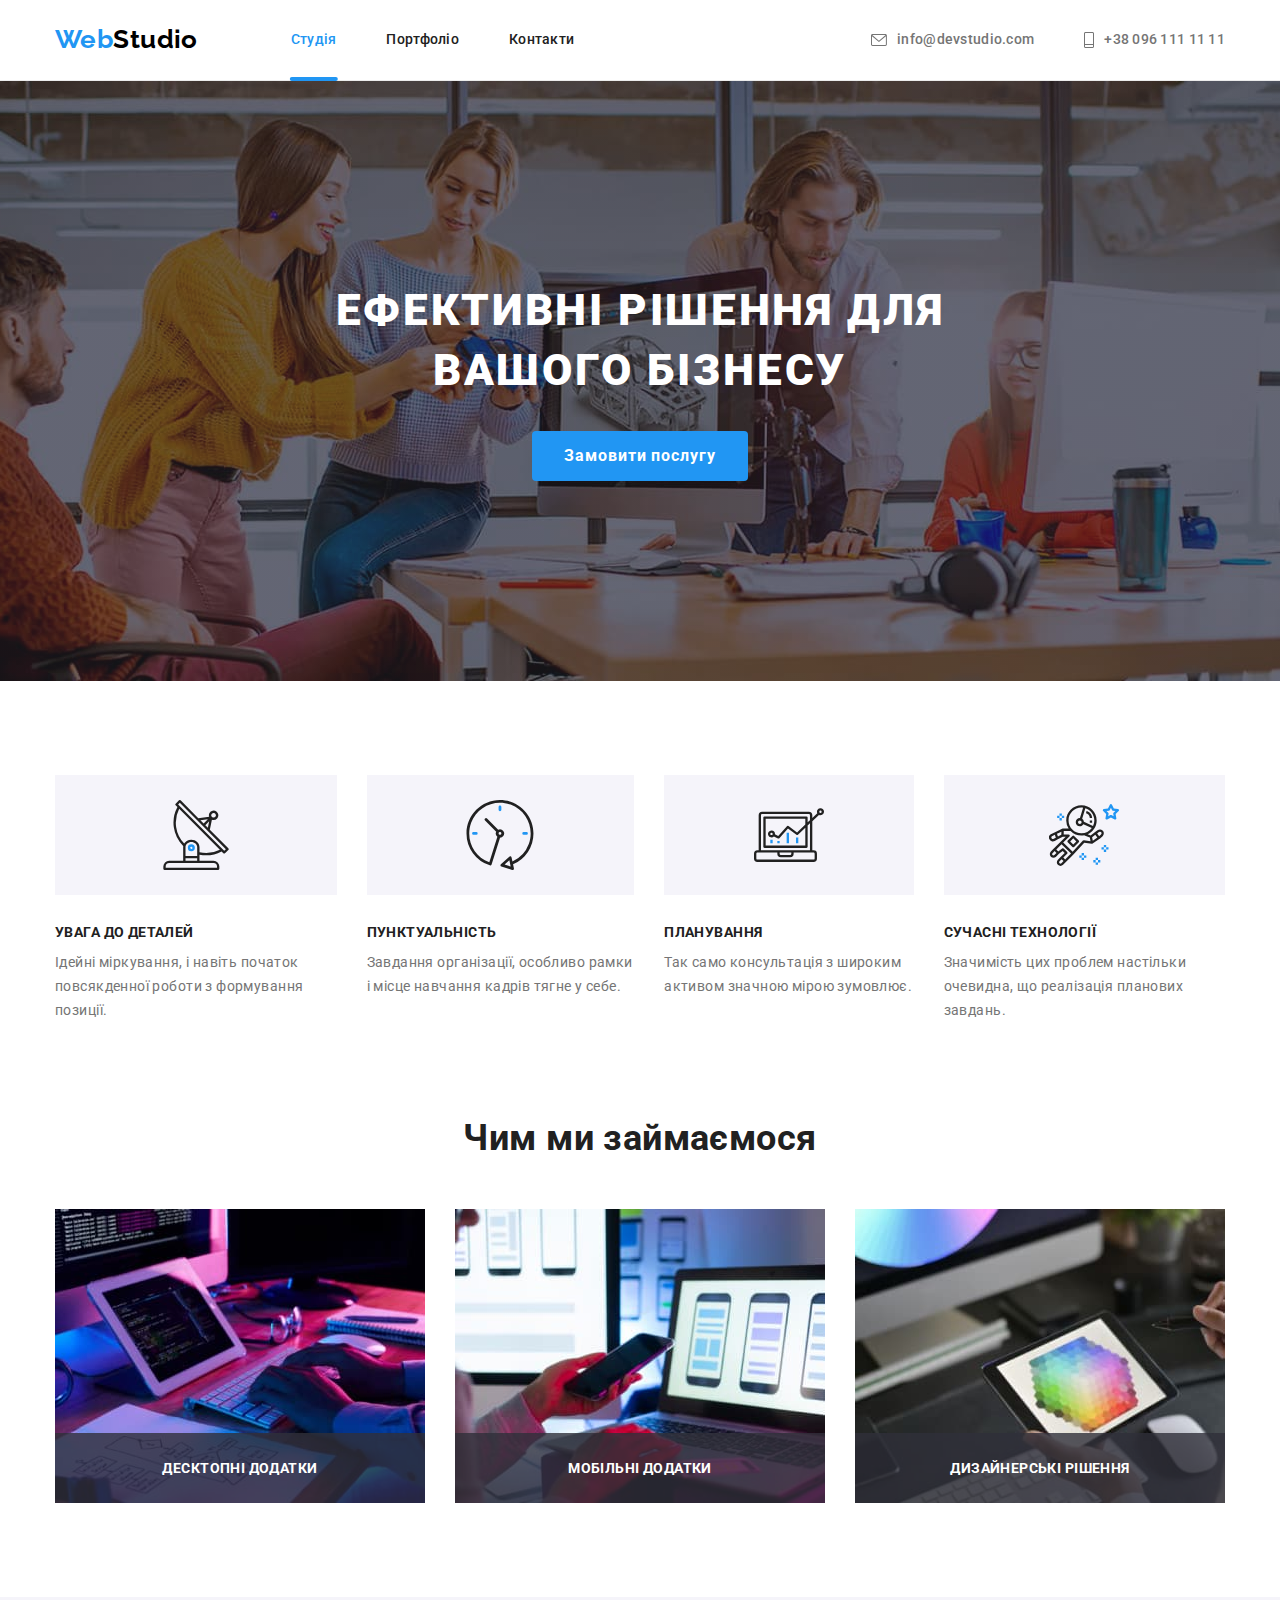
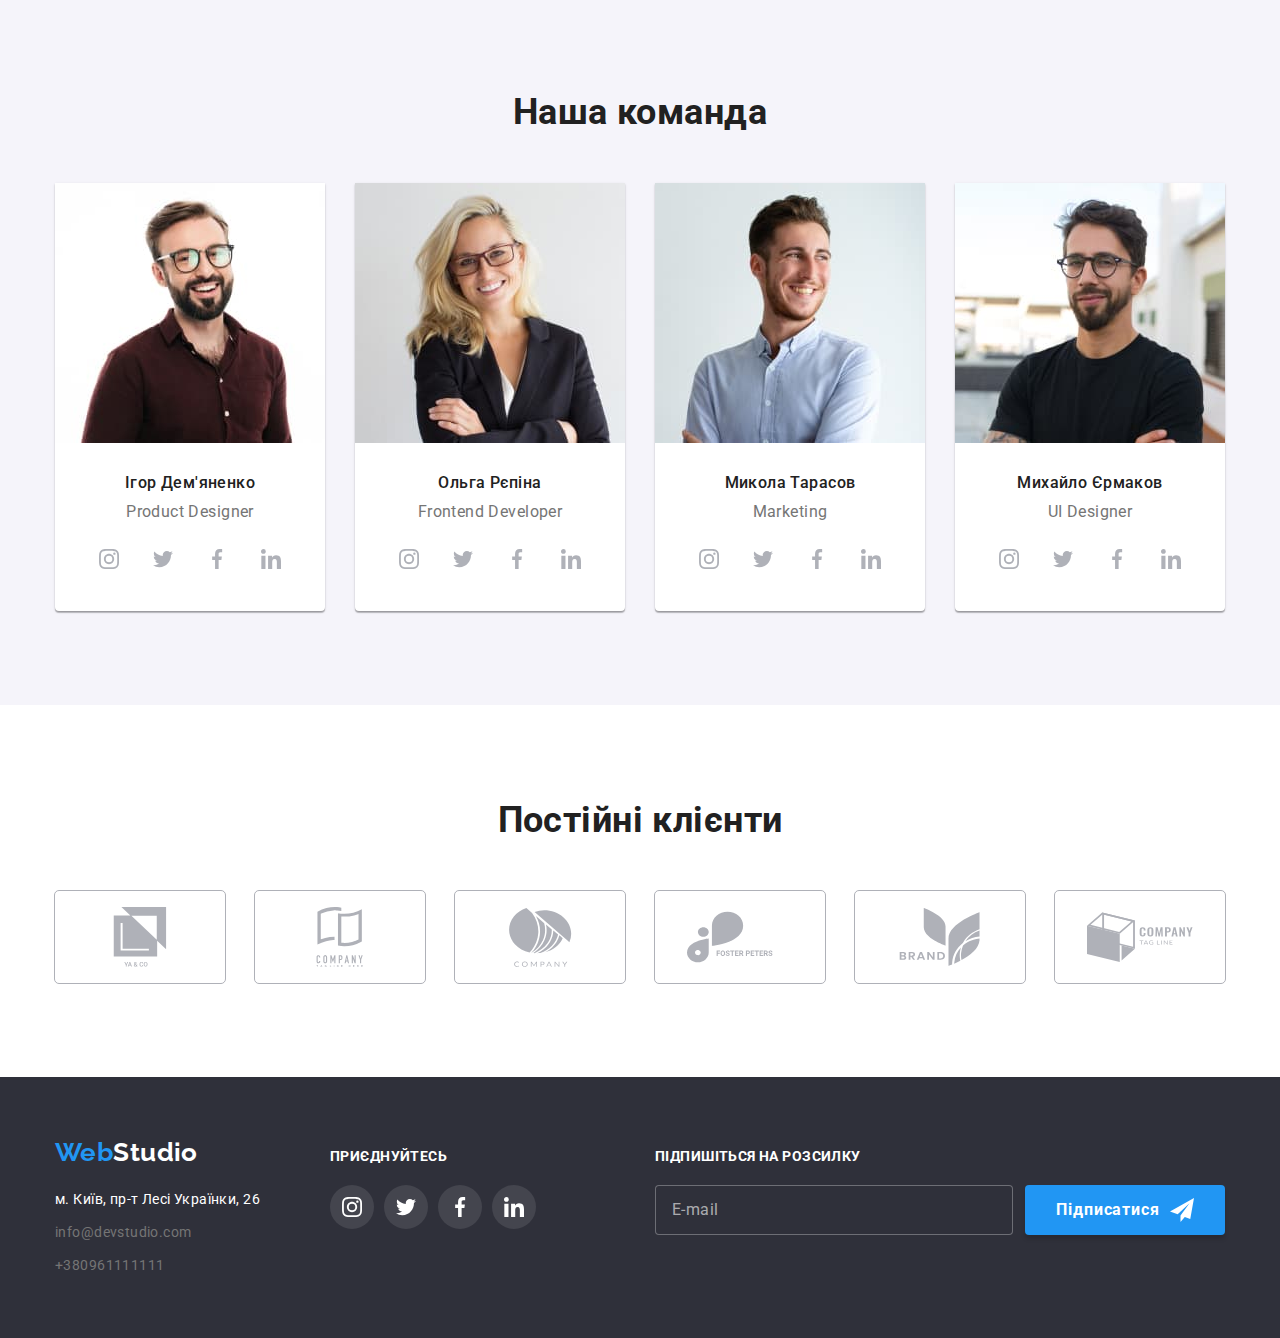
<file: index.html>
<!DOCTYPE html>
<html lang="uk">
  <head>
    <meta charset="UTF-8" />
    <meta http-equiv="X-UA-Compatible" content="IE=edge" />
    <meta name="viewport" content="width=device-width, initial-scale=1.0" />
    <title>Студія</title>
    <link
      href="https://fonts.googleapis.com/css2?family=Raleway:wght@700&family=Roboto:wght@400;500;700;900&display=swap"
      rel="stylesheet"
    />
    <link
      rel="stylesheet"
      href="https://cdnjs.cloudflare.com/ajax/libs/modern-normalize/1.1.0/modern-normalize.min.css"
    />
    <link
      rel="stylesheet"
      href="https://cdnjs.cloudflare.com/ajax/libs/animate.css/4.1.1/animate.min.css"
    />
    <link rel="stylesheet" href="./css/styles.css" />
  </head>
  <body>
    <!-- HEADER -->
    <header class="page-header">
      <div class="container header">
        <a href="" lang="en" class="logo link"
          ><span class="logo-accent">Web</span>Studio</a
        >
        <nav>
          <ul class="nav list">
            <li class="nav-item"><a href="" class="link current">Студія</a></li>
            <li class="nav-item">
              <a href="./portfolio.html" class="link">Портфоліо</a>
            </li>
            <li class="nav-item"><a href="" class="link">Контакти</a></li>
          </ul>
        </nav>

        <ul class="contacts list">
          <li class="contacts-item">
            <a href="mailto:info@devstudio.com" class="link"
              ><svg class="contacts-icon" width="16" height="12">
                <use href="./img/icons.svg#icon-mail"></use></svg
              >info@devstudio.com</a
            >
          </li>
          <li class="contacts-item">
            <a href="tel:+380961111111" class="link"
              ><svg class="contacts-icon" width="10" height="16">
                <use href="./img/icons.svg#icon-phone"></use></svg
              >+38 096 111 11 11</a
            >
          </li>
        </ul>
      </div>
    </header>

    <main>
      <!-- HERO -->
      <section class="hero">
        <div class="container">
          <h1 class="hero-title">Ефективні рішення для вашого бізнесу</h1>
          <button type="button" class="primary-button" data-modal-open>
            Замовити послугу
          </button>
        </div>
      </section>

      <!-- MODAL WINDOW -->
      <div class="backdrop is-hidden" data-modal>
        <div class="modal">
          <svg class="modal-icon" width="18" height="18" data-modal-close>
            <use href="./img/icons.svg#icon-close"></use>
          </svg>

          <div class="callorder">
            <p class="callorder-title">
              Залиште свої дані, ми вам передзвонимо
            </p>
            <form action="" class="callform">
              <div class="callform-block">
                <label for="name" class="callform-label">Ім'я</label>
                <span class="callform-field">
                  <input
                    type="text"
                    name="name"
                    id="name"
                    class="callform-input"
                    required
                  />
                  <svg class="callform-icon" width="18" height="18">
                    <use href="./img/icons.svg#icon-user"></use>
                  </svg>
                </span>
              </div>

              <div class="callform-block">
                <label for="tel" class="callform-label">Телефон</label>
                <span class="callform-field">
                  <input
                    type="tel"
                    name="tel"
                    id="tel"
                    class="callform-input"
                    required
                  />
                  <svg class="callform-icon" width="18" height="18">
                    <use href="./img/icons.svg#icon-call"></use>
                  </svg>
                </span>
              </div>

              <div class="callform-block">
                <label for="mail" class="callform-label">Пошта</label>
                <span class="callform-field">
                  <input
                    type="email"
                    name="mail"
                    id="mail"
                    class="callform-input"
                    required
                  />
                  <svg class="callform-icon" width="18" height="18">
                    <use href="./img/icons.svg#icon-email"></use>
                  </svg>
                </span>
              </div>
              <div class="callform-field callform-comment">
                <label for="comment" class="callform-label">Коментар</label>
                <textarea
                  name="comment"
                  id="comment"
                  rows="10"
                  placeholder="Введіть текст"
                  class="callform-commentinput"
                  required
                ></textarea>
              </div>
              <div class="callform-policy">
                <label for="policy" class="callform-agreement"
                  ><input
                    type="checkbox"
                    name="policy"
                    id="policy"
                    class="callform-checkbox"
                    required
                  />
                  <svg class="agreement-icon" width="16" height="16">
                    <use href="./img/icons.svg#icon-check"></use></svg
                  >Погоджуюся з розсилкою та приймаю
                  <a href="" class="agreement-pop">Умови договору</a></label
                >
              </div>
              <button type="submit" class="callform-button">Відправити</button>
            </form>
          </div>
        </div>
      </div>

      <!-- FEATURES -->
      <section class="section">
        <div class="container">
          <h2 class="section-title novisible">Наші особливості</h2>

          <ul class="feature list">
            <li class="feature-item">
              <div class="feature-icons">
                <svg class="icon" width="70" height="70">
                  <use href="./img/icons.svg#icon-antenna"></use>
                </svg>
              </div>
              <h3 class="feature-title">УВАГА ДО ДЕТАЛЕЙ</h3>
              <p class="feature-text">
                Ідейні міркування, і навіть початок повсякденної роботи з
                формування позиції.
              </p>
            </li>
            <li class="feature-item">
              <div class="feature-icons">
                <svg class="icon" width="70" height="70">
                  <use href="./img/icons.svg#icon-clock"></use>
                </svg>
              </div>
              <h3 class="feature-title">ПУНКТУАЛЬНІСТЬ</h3>
              <p class="feature-text">
                Завдання організації, особливо рамки і місце навчання кадрів
                тягне у себе.
              </p>
            </li>
            <li class="feature-item">
              <div class="feature-icons">
                <svg class="icon" width="70" height="70">
                  <use href="./img/icons.svg#icon-diagram"></use>
                </svg>
              </div>
              <h3 class="feature-title">ПЛАНУВАННЯ</h3>
              <p class="feature-text">
                Так само консультація з широким активом значною мірою зумовлює.
              </p>
            </li>
            <li class="feature-item">
              <div class="feature-icons">
                <svg class="icon" width="70" height="70">
                  <use href="./img/icons.svg#icon-astronaut"></use>
                </svg>
              </div>
              <h3 class="feature-title">СУЧАСНІ ТЕХНОЛОГІЇ</h3>
              <p class="feature-text">
                Значимість цих проблем настільки очевидна, що реалізація
                планових завдань.
              </p>
            </li>
          </ul>
        </div>
      </section>

      <!-- OUR SERVICE -->
      <section class="section-service">
        <div class="container">
          <h2 class="section-title">Чим ми займаємося</h2>
          <ul class="service list">
            <li class="service-item">
              <img
                class="service-img"
                src="./img/box-1.jpg"
                alt="Програміст пише код"
                width="370"
              />
              <p class="service-text">Десктопні додатки</p>
            </li>
            <li class="service-item">
              <img
                class="service-img"
                src="./img/box-2.jpg"
                alt="Дівчина дивиться у ноутбук"
                width="370"
              />
              <p class="service-text">Мобільні додатки</p>
            </li>
            <li class="service-item">
              <img
                class="service-img"
                src="./img/box-3.jpg"
                alt="Використання графічного планшету"
                width="370"
              />
              <ptext class="service-text">Дизайнерські рішення</ptext>
            </li>
          </ul>
        </div>
      </section>

      <!-- OUR TEAM -->
      <section class="section our-team">
        <div class="container">
          <h2 class="section-title">Наша команда</h2>
          <ul class="team list">
            <li class="team-card">
              <img
                class="team-photo"
                src="./img/img-0.jpg"
                alt="Портрет Ігора Демʼяненко"
                width="270"
              />
              <div class="team-desc">
                <h3 class="team_title">Ігор Дем'яненко</h3>
                <p class="team_text">Product Designer</p>
                <ul class="team-contacts list">
                  <li class="">
                    <a href="" class="socnet link">
                      <svg class="socnet-icon" width="20" height="20">
                        <use href="./img/icons.svg#icon-instagram"></use>
                      </svg>
                    </a>
                  </li>
                  <li class="">
                    <a href="" class="socnet link">
                      <svg class="socnet-icon" width="20" height="20">
                        <use href="./img/icons.svg#icon-twitter"></use>
                      </svg>
                    </a>
                  </li>
                  <li class="">
                    <a href="" class="socnet link">
                      <svg class="socnet-icon" width="20" height="20">
                        <use href="./img/icons.svg#icon-facebook"></use>
                      </svg>
                    </a>
                  </li>
                  <li class="">
                    <a href="" class="socnet link">
                      <svg class="socnet-icon" width="20" height="20">
                        <use href="./img/icons.svg#icon-linkedin"></use>
                      </svg>
                    </a>
                  </li>
                </ul>
              </div>
            </li>
            <li class="team-card">
              <img
                class="team-photo"
                src="./img/img-1.jpg"
                alt="Портрет Ольги Рєпіної"
                width="270"
              />
              <div class="team-desc">
                <h3 class="team_title">Ольга Рєпіна</h3>
                <p class="team_text">Frontend Developer</p>
                <ul class="team-contacts list">
                  <li class="">
                    <a href="" class="socnet link">
                      <svg class="socnet-icon" width="20" height="20">
                        <use href="./img/icons.svg#icon-instagram"></use>
                      </svg>
                    </a>
                  </li>
                  <li class="">
                    <a href="" class="socnet link">
                      <svg class="socnet-icon" width="20" height="20">
                        <use href="./img/icons.svg#icon-twitter"></use>
                      </svg>
                    </a>
                  </li>
                  <li class="">
                    <a href="" class="socnet link">
                      <svg class="socnet-icon" width="20" height="20">
                        <use href="./img/icons.svg#icon-facebook"></use>
                      </svg>
                    </a>
                  </li>
                  <li class="">
                    <a href="" class="socnet link">
                      <svg class="socnet-icon" width="20" height="20">
                        <use href="./img/icons.svg#icon-linkedin"></use>
                      </svg>
                    </a>
                  </li>
                </ul>
              </div>
            </li>
            <li class="team-card">
              <img
                class="team-photo"
                src="./img/img-2.jpg"
                alt="Портрет Миколи Тарасова"
                width="270"
              />
              <div class="team-desc">
                <h3 class="team_title">Микола Тарасов</h3>
                <p class="team_text">Marketing</p>
                <ul class="team-contacts list">
                  <li class="">
                    <a href="" class="socnet link">
                      <svg class="socnet-icon" width="20" height="20">
                        <use href="./img/icons.svg#icon-instagram"></use>
                      </svg>
                    </a>
                  </li>
                  <li class="">
                    <a href="" class="socnet link">
                      <svg class="socnet-icon" width="20" height="20">
                        <use href="./img/icons.svg#icon-twitter"></use>
                      </svg>
                    </a>
                  </li>
                  <li class="">
                    <a href="" class="socnet link">
                      <svg class="socnet-icon" width="20" height="20">
                        <use href="./img/icons.svg#icon-facebook"></use>
                      </svg>
                    </a>
                  </li>
                  <li class="">
                    <a href="" class="socnet link">
                      <svg class="socnet-icon" width="20" height="20">
                        <use href="./img/icons.svg#icon-linkedin"></use>
                      </svg>
                    </a>
                  </li>
                </ul>
              </div>
            </li>
            <li class="team-card">
              <img
                class="team-photo"
                src="./img/img-3.jpg"
                alt="Портрет Михайла Єрмакова"
                width="270"
              />
              <div class="team-desc">
                <h3 class="team_title">Михайло Єрмаков</h3>
                <p class="team_text">UI Designer</p>
                <ul class="team-contacts list">
                  <li class="">
                    <a href="" class="socnet link">
                      <svg class="socnet-icon" width="20" height="20">
                        <use href="./img/icons.svg#icon-instagram"></use>
                      </svg>
                    </a>
                  </li>
                  <li class="">
                    <a href="" class="socnet link">
                      <svg class="socnet-icon" width="20" height="20">
                        <use href="./img/icons.svg#icon-twitter"></use>
                      </svg>
                    </a>
                  </li>
                  <li class="">
                    <a href="" class="socnet link">
                      <svg class="socnet-icon" width="20" height="20">
                        <use href="./img/icons.svg#icon-facebook"></use>
                      </svg>
                    </a>
                  </li>
                  <li class="">
                    <a href="" class="socnet link">
                      <svg class="socnet-icon" width="20" height="20">
                        <use href="./img/icons.svg#icon-linkedin"></use>
                      </svg>
                    </a>
                  </li>
                </ul>
              </div>
            </li>
          </ul>
        </div>
      </section>
      <section class="section">
        <div class="container">
          <h2 class="section-title">Постійні клієнти</h2>
          <ul class="clients list">
            <li>
              <a href="" class="clients-item link">
                <svg class="clients-logo" width="106" height="60">
                  <use href="./img/icons.svg#icon-client1"></use>
                </svg>
              </a>
            </li>
            <li>
              <a href="" class="clients-item link">
                <svg class="clients-logo" width="106" height="60">
                  <use href="./img/icons.svg#icon-client2"></use>
                </svg>
              </a>
            </li>
            <li>
              <a href="" class="clients-item link">
                <svg class="clients-logo" width="106" height="60">
                  <use href="./img/icons.svg#icon-client3"></use>
                </svg>
              </a>
            </li>
            <li>
              <a href="" class="clients-item link">
                <svg class="clients-logo" width="106" height="60">
                  <use href="./img/icons.svg#icon-client4"></use>
                </svg>
              </a>
            </li>
            <li>
              <a href="" class="clients-item link">
                <svg class="clients-logo" width="106" height="60">
                  <use href="./img/icons.svg#icon-client5"></use>
                </svg>
              </a>
            </li>
            <li>
              <a href="" class="clients-item link">
                <svg class="clients-logo" width="106" height="60">
                  <use href="./img/icons.svg#icon-client6"></use>
                </svg>
              </a>
            </li>
          </ul>
        </div>
      </section>
    </main>

    <!-- FOOTER -->
    <footer class="footer">
      <div class="container">
        <div class="info">
          <a href="" lang="en" class="logo link"
            ><span class="logo-accent">Web</span>Studio</a
          >
          <address>
            <ul class="address list">
              <li class="address-item">
                <a
                  href="https://goo.gl/maps/3nSZZ6kCtNBki5sE8"
                  class="address_location link"
                  target="_blank"
                  rel="noopener noreferrer nofollow"
                  >м. Київ, пр-т Лесі Українки, 26</a
                >
              </li>
              <li class="address-item">
                <a href="mailto:info@devstudio.com" class="address_contact link"
                  >info@devstudio.com</a
                >
              </li>
              <li class="address-item">
                <a href="tel:+380961111111" class="address_contact link"
                  >+380961111111</a
                >
              </li>
            </ul>
          </address>
        </div>
        <div class="join">
          <h2 class="join-title">приєднуйтесь</h2>
          <ul class="join-contacts list">
            <li>
              <a href="" class="join-socnet link">
                <svg class="join-icon" width="20" height="20">
                  <use href="./img/icons.svg#icon-instagram"></use>
                </svg>
              </a>
            </li>
            <li>
              <a href="" class="join-socnet link">
                <svg class="join-icon" width="20" height="20">
                  <use href="./img/icons.svg#icon-twitter"></use>
                </svg>
              </a>
            </li>
            <li>
              <a href="" class="join-socnet link">
                <svg class="join-icon" width="20" height="20">
                  <use href="./img/icons.svg#icon-facebook"></use>
                </svg>
              </a>
            </li>
            <li>
              <a href="" class="join-socnet link">
                <svg class="join-icon" width="20" height="20">
                  <use href="./img/icons.svg#icon-linkedin"></use>
                </svg>
              </a>
            </li>
          </ul>
        </div>
        <div class="subscribtion">
          <h2 class="subscribtion-title">Підпишіться на розсилку</h2>
          <form action="" class="subscribe">
            <input
              type="email"
              name="mail"
              id="mail"
              class="subscribe-input"
              placeholder="E-mail"
              required
            />
            <button type="submit" class="subscribe-button animate__pulse">
              Підписатися<svg
                class="subscribe-button-icon"
                width="24"
                height="24"
              >
                <use href="./img/icons.svg#icon-send"></use>
              </svg>
            </button>
          </form>
        </div>
      </div>
    </footer>

    <script src="./js/modal.js"></script>
  </body>
</html>
</file>
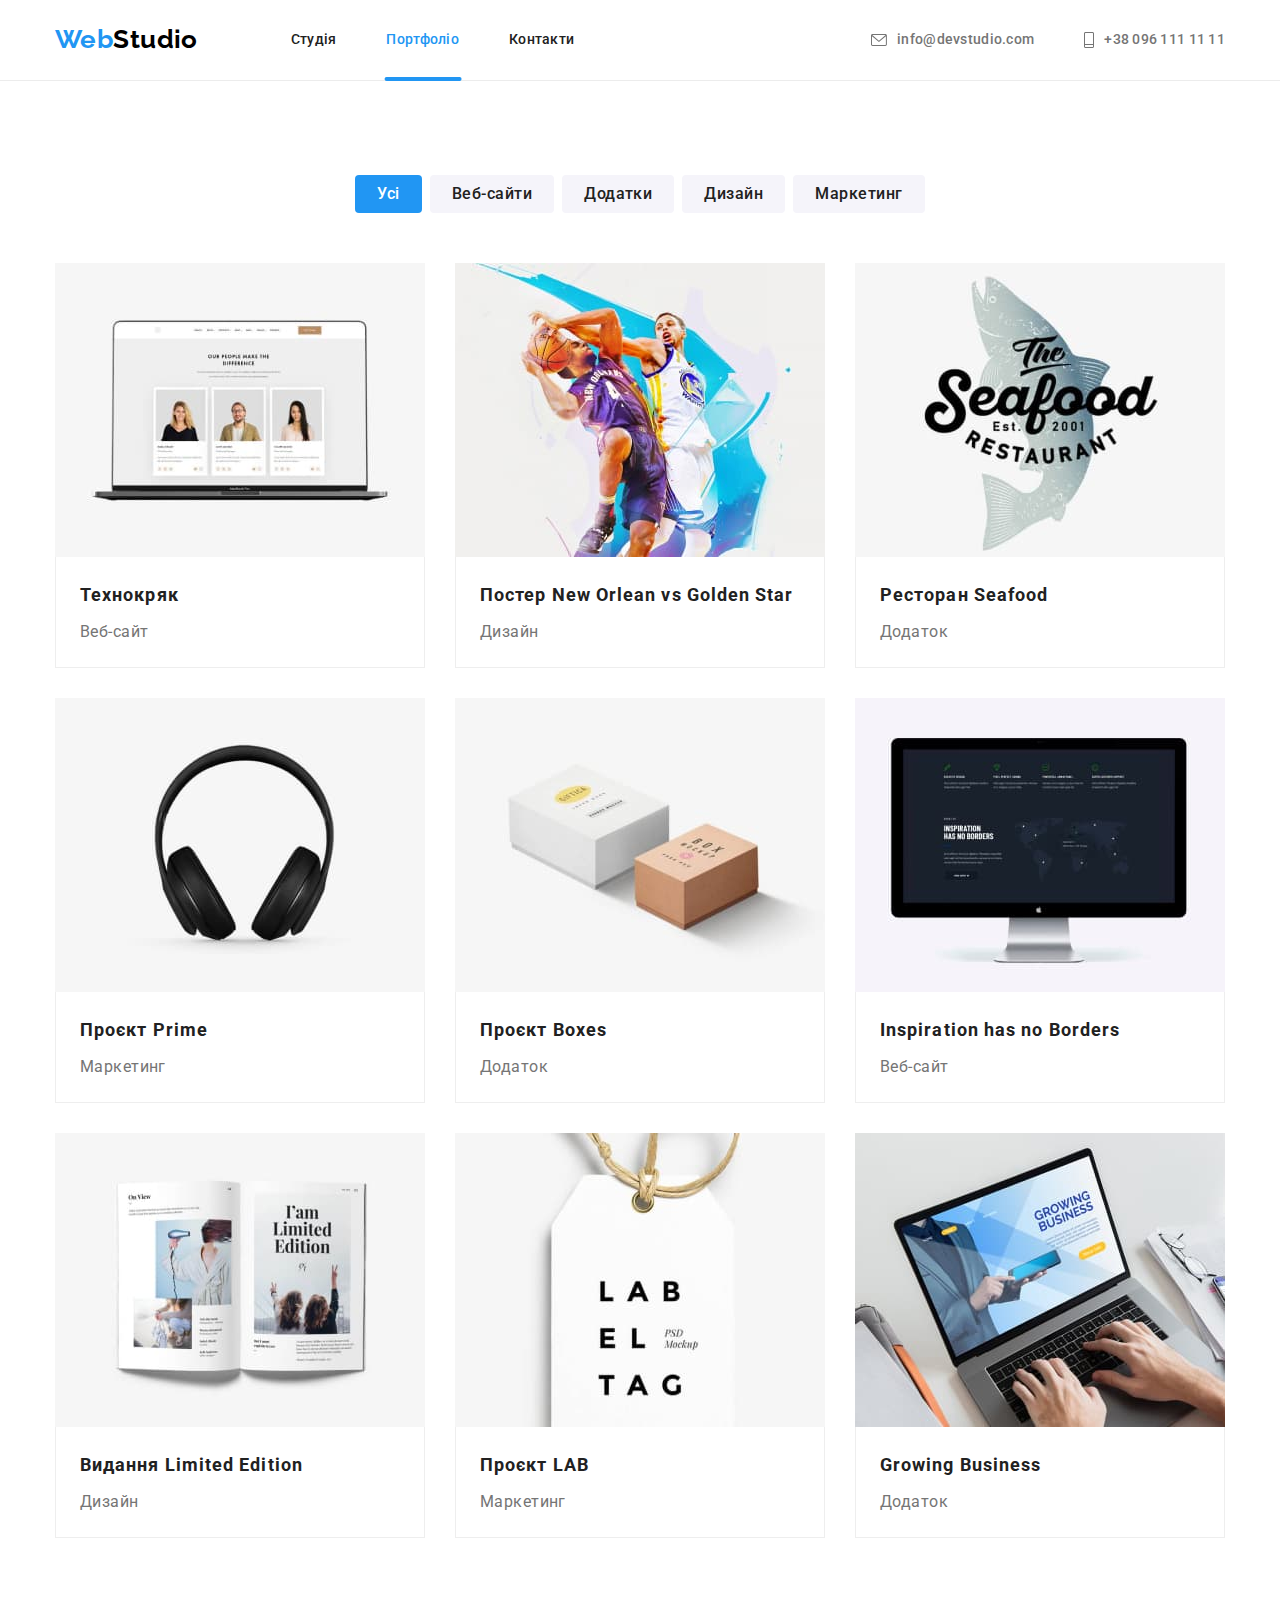
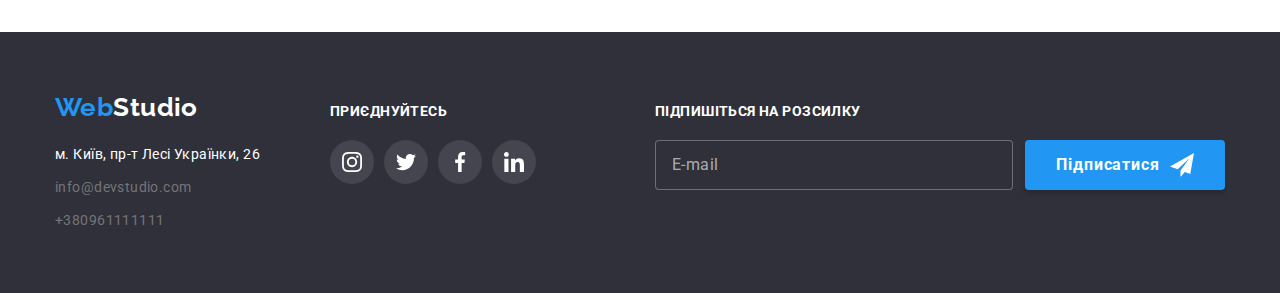
<file: portfolio.html>
<!DOCTYPE html>
<html lang="uk">
  <head>
    <meta charset="UTF-8" />
    <meta http-equiv="X-UA-Compatible" content="IE=edge" />
    <meta name="viewport" content="width=device-width, initial-scale=1.0" />
    <title>Портфоліо</title>
    <link
      href="https://fonts.googleapis.com/css2?family=Raleway:wght@700&family=Roboto:wght@400;500;700;900&display=swap"
      rel="stylesheet"
    />
    <link
      rel="stylesheet"
      href="https://cdnjs.cloudflare.com/ajax/libs/modern-normalize/1.1.0/modern-normalize.min.css"
    />
    <link rel="stylesheet" href="./css/styles.css" />
  </head>
  <body>
    <!-- HEADER -->
    <header class="page-header">
      <div class="container header">
        <a href="" lang="en" class="logo link"
          ><span class="logo-accent">Web</span>Studio</a
        >
        <nav>
          <ul class="nav list">
            <li class="nav-item">
              <a href="./index.html" class="link">Студія</a>
            </li>
            <li class="nav-item">
              <a href="./portfolio.html" class="link current">Портфоліо</a>
            </li>
            <li class="nav-item"><a href="" class="link">Контакти</a></li>
          </ul>
        </nav>

        <ul class="contacts list">
          <li class="contacts-item">
            <a href="mailto:info@devstudio.com" class="link"
              ><svg class="contacts-icon" width="16" height="12">
                <use href="./img/icons.svg#icon-mail"></use></svg
              >info@devstudio.com</a
            >
          </li>
          <li class="contacts-item">
            <a href="tel:+380961111111" class="link"
              ><svg class="contacts-icon" width="10" height="16">
                <use href="./img/icons.svg#icon-phone"></use></svg
              >+38 096 111 11 11</a
            >
          </li>
        </ul>
      </div>
    </header>

    <main>
      <section class="section">
        <div class="container">
          <h1 class="filter-title novisible">Портфоліо</h1>
          <ul class="filter list">
            <li class="filter-item">
              <button type="button" class="status-filter active">Усі</button>
            </li>
            <li class="filter-item">
              <button type="button" class="status-filter">Веб-сайти</button>
            </li>
            <li class="filter-item">
              <button type="button" class="status-filter">Додатки</button>
            </li>
            <li class="filter-item">
              <button type="button" class="status-filter">Дизайн</button>
            </li>
            <li class="filter-item">
              <button type="button" class="status-filter">Маркетинг</button>
            </li>
          </ul>

          <ul class="cases list">
            <li class="cases-card">
              <a href="" class="cases-link link">
                <div class="cases-overlay">
                  <img
                    src="./img/portfolio/img-0.jpeg"
                    alt="Зображення сайту у ноуті"
                    width="370"
                  />
                  <div class="cases-overlay-block">
                    <p class="cases-overlay-text">
                      Ресурс пропонує комплексні пропозиції з різним рівнем
                      функціоналу та сервісів. Все це дозволить відвідувачу
                      отримати вичерпні відомості про компанію чи приватну
                      особу.
                    </p>
                  </div>
                </div>
                <div class="cases-text">
                  <h2 class="cases-title">Технокряк</h2>
                  <p class="cases-product">Веб-сайт</p>
                </div>
              </a>
            </li>
            <li class="cases-card">
              <a href="" class="cases-link link">
                <div class="cases-overlay">
                  <img
                    class="cases-img"
                    src="./img/portfolio/img-1.jpeg"
                    alt="Два баскетболіста та мяч"
                    width="370"
                  />
                  <div class="cases-overlay-block">
                    <p class="cases-overlay-text">
                      Ресурс пропонує комплексні пропозиції з різним рівнем
                      функціоналу та сервісів. Все це дозволить відвідувачу
                      отримати вичерпні відомості про компанію чи приватну
                      особу.
                    </p>
                  </div>
                </div>
                <div class="cases-text">
                  <h2 class="cases-title">Постер New Orlean vs Golden Star</h2>
                  <p class="cases-product">Дизайн</p>
                </div>
              </a>
            </li>
            <li class="cases-card">
              <a href="" class="cases-link link">
                <div class="cases-overlay">
                  <img
                    class="cases-img"
                    src="./img/portfolio/img-2.jpeg"
                    alt="Логотип ресторану"
                    width="370"
                  />
                  <div class="cases-overlay-block">
                    <p class="cases-overlay-text">
                      Ресурс пропонує комплексні пропозиції з різним рівнем
                      функціоналу та сервісів. Все це дозволить відвідувачу
                      отримати вичерпні відомості про компанію чи приватну
                      особу.
                    </p>
                  </div>
                </div>
                <div class="cases-text">
                  <h2 class="cases-title">Ресторан Seafood</h2>
                  <p class="cases-product">Додаток</p>
                </div>
              </a>
            </li>
            <li class="cases-card">
              <a href="" class="cases-link link">
                <div class="cases-overlay">
                  <img
                    class="cases-img"
                    src="./img/portfolio/img-3.jpeg"
                    alt="Навушники"
                    width="370"
                  />
                  <div class="cases-overlay-block">
                    <p class="cases-overlay-text">
                      Ресурс пропонує комплексні пропозиції з різним рівнем
                      функціоналу та сервісів. Все це дозволить відвідувачу
                      отримати вичерпні відомості про компанію чи приватну
                      особу.
                    </p>
                  </div>
                </div>
                <div class="cases-text">
                  <h2 class="cases-title">Проєкт Prime</h2>
                  <p class="cases-product">Маркетинг</p>
                </div>
              </a>
            </li>
            <li class="cases-card">
              <a href="" class="cases-link link">
                <div class="cases-overlay">
                  <img
                    class="cases-img"
                    src="./img/portfolio/img-4.jpeg"
                    alt="Дві коробки"
                    width="370"
                  />
                  <div class="cases-overlay-block">
                    <p class="cases-overlay-text">
                      Ресурс пропонує комплексні пропозиції з різним рівнем
                      функціоналу та сервісів. Все це дозволить відвідувачу
                      отримати вичерпні відомості про компанію чи приватну
                      особу.
                    </p>
                  </div>
                </div>
                <div class="cases-text">
                  <h2 class="cases-title">Проєкт Boxes</h2>
                  <p class="cases-product">Додаток</p>
                </div>
              </a>
            </li>
            <li class="cases-card">
              <a href="" class="cases-link link">
                <div class="cases-overlay">
                  <img
                    class="cases-img"
                    src="./img/portfolio/img-5.jpeg"
                    alt="Зображення на екрані iMac"
                    width="370"
                  />
                  <div class="cases-overlay-block">
                    <p class="cases-overlay-text">
                      Ресурс пропонує комплексні пропозиції з різним рівнем
                      функціоналу та сервісів. Все це дозволить відвідувачу
                      отримати вичерпні відомості про компанію чи приватну
                      особу.
                    </p>
                  </div>
                </div>
                <div class="cases-text">
                  <h2 class="cases-title">Inspiration has no Borders</h2>
                  <p class="cases-product">Веб-сайт</p>
                </div>
              </a>
            </li>
            <li class="cases-card">
              <a href="" class="cases-link link">
                <div class="cases-overlay">
                  <img
                    class="cases-img"
                    src="./img/portfolio/img-6.jpeg"
                    alt="Журнал"
                    width="370"
                  />
                  <div class="cases-overlay-block">
                    <p class="cases-overlay-text">
                      Ресурс пропонує комплексні пропозиції з різним рівнем
                      функціоналу та сервісів. Все це дозволить відвідувачу
                      отримати вичерпні відомості про компанію чи приватну
                      особу.
                    </p>
                  </div>
                </div>
                <div class="cases-text">
                  <h2 class="cases-title">Видання Limited Edition</h2>
                  <p class="cases-product">Дизайн</p>
                </div>
              </a>
            </li>
            <li class="cases-card">
              <a href="" class="cases-link link">
                <div class="cases-overlay">
                  <img
                    class="cases-img"
                    src="./img/portfolio/img-7.jpeg"
                    alt="Етикетка"
                    width="370"
                  />
                  <div class="cases-overlay-block">
                    <p class="cases-overlay-text">
                      Ресурс пропонує комплексні пропозиції з різним рівнем
                      функціоналу та сервісів. Все це дозволить відвідувачу
                      отримати вичерпні відомості про компанію чи приватну
                      особу.
                    </p>
                  </div>
                </div>
                <div class="cases-text">
                  <h2 class="cases-title">Проєкт LAB</h2>
                  <p class="cases-product">Маркетинг</p>
                </div>
              </a>
            </li>
            <li class="cases-card">
              <a href="" class="cases-link link">
                <div class="cases-overlay">
                  <img
                    class="cases-img"
                    src="./img/portfolio/img-8.jpeg"
                    alt="Руки на ноутбуці"
                    width="370"
                  />
                  <div class="cases-overlay-block">
                    <p class="cases-overlay-text">
                      Ресурс пропонує комплексні пропозиції з різним рівнем
                      функціоналу та сервісів. Все це дозволить відвідувачу
                      отримати вичерпні відомості про компанію чи приватну
                      особу.
                    </p>
                  </div>
                </div>
                <div class="cases-text">
                  <h2 class="cases-title">Growing Business</h2>
                  <p class="cases-product">Додаток</p>
                </div>
              </a>
            </li>
          </ul>
        </div>
      </section>
    </main>

    <!-- FOOTER -->
    <footer class="footer">
      <div class="container">
        <div class="info">
          <a href="" lang="en" class="logo link"
            ><span class="logo-accent">Web</span>Studio</a
          >
          <address>
            <ul class="address list">
              <li class="address-item">
                <a
                  href="https://goo.gl/maps/3nSZZ6kCtNBki5sE8"
                  class="address_location link"
                  target="_blank"
                  rel="noopener noreferrer nofollow"
                  >м. Київ, пр-т Лесі Українки, 26</a
                >
              </li>
              <li class="address-item">
                <a href="mailto:info@devstudio.com" class="address_contact link"
                  >info@devstudio.com</a
                >
              </li>
              <li class="address-item">
                <a href="tel:+380961111111" class="address_contact link"
                  >+380961111111</a
                >
              </li>
            </ul>
          </address>
        </div>
        <div class="join">
          <h1 class="join-title">приєднуйтесь</h1>
          <ul class="join-contacts list">
            <li>
              <a href="" class="join-socnet link">
                <svg class="join-icon" width="20" height="20">
                  <use href="./img/icons.svg#icon-instagram"></use>
                </svg>
              </a>
            </li>
            <li>
              <a href="" class="join-socnet link">
                <svg class="join-icon" width="20" height="20">
                  <use href="./img/icons.svg#icon-twitter"></use>
                </svg>
              </a>
            </li>
            <li>
              <a href="" class="join-socnet link">
                <svg class="join-icon" width="20" height="20">
                  <use href="./img/icons.svg#icon-facebook"></use>
                </svg>
              </a>
            </li>
            <li>
              <a href="" class="join-socnet link">
                <svg class="join-icon" width="20" height="20">
                  <use href="./img/icons.svg#icon-linkedin"></use>
                </svg>
              </a>
            </li>
          </ul>
        </div>
        <div class="subscribtion">
          <h2 class="subscribtion-title">Підпишіться на розсилку</h2>
          <form action="" class="subscribe">
            <input
              type="email"
              name="mail"
              id="mail"
              class="subscribe-input"
              placeholder="E-mail"
              required
            />
            <button type="submit" class="subscribe-button animate__pulse">
              Підписатися<svg
                class="subscribe-button-icon"
                width="24"
                height="24"
              >
                <use href="./img/icons.svg#icon-send"></use>
              </svg>
            </button>
          </form>
        </div>
      </div>
    </footer>
  </body>
</html>
</file>
<file: css/styles.css>
/* -primary text color #212121
    secondary text color #757575
    accent color #2196F3
    extra color #000000

    hero-bg-color #2F303A
    main-bg-color #FFFFFF
    section-bg-color #F5F4FA  
*/

:root {
  --page-header-color: #ececec;
  --primary-text-color: #212121;
  --secondary-text-color: #757575;
  --white-text-color: #ffffff;
  --black-text-color: #000000;

  --accent-color: #2196f3;
  --items-color: #afb1b8;

  --primary-bg-color: #ffffff;
  --accent-bg-color: #2f303a;
  --secondary-bg-color: #f5f4fa;
}

body {
  background-color: var(--primary-bg-color);
  color: var(--primary-text-color);

  font-family: Roboto, sans-serif;
  font-size: 14px;
  letter-spacing: 0.03em;
}

h1,
h2,
h3,
h4,
h5,
h6,
p {
  margin: 0;
}

textarea {
  resize: none;
}

.novisible {
  position: absolute;
  width: 1px;
  height: 1px;
  margin: -1px;
  border: 0;
  padding: 0;

  white-space: nowrap;
  clip-path: inset(100%);
  clip: rect(0 0 0 0);
  overflow: hidden;
}

.list {
  list-style: none;
  padding: 0px;
  margin: 0px;
}

.link {
  text-decoration: none;
}

img {
  display: block;
  max-width: 100%;
  height: auto;
}

button {
  display: block;
  border: none;
  border-radius: 4px;
  cursor: pointer;

  font-family: inherit;
}

/* ------------------------- */
/* HEADER SECTION */

.container {
  width: 1200px;
  padding-left: 15px;
  padding-right: 15px;
  margin-left: auto;
  margin-right: auto;
}

.header {
  display: flex;
  align-items: center;
}

.page-header {
  border-bottom: 1px solid var(--page-header-color);
}

/* Logo */

.logo {
  color: var(--black-text-color);

  font-family: Raleway, sans-serif;
  font-weight: 700;
  font-size: 26px;
  line-height: 1.2;
}

.logo-accent {
  color: var(--accent-color);
}

/* Nav */

nav {
  margin-left: 93px;
}

.nav {
  display: flex;
}

.nav-item + .nav-item {
  margin-left: 50px;
}

.nav .link {
  display: block;
  padding-top: 32px;
  padding-bottom: 32px;

  color: var(--primary-text-color);

  font-weight: 500;
  line-height: 1.14;
  letter-spacing: 0.02em;
  transition: color 250ms cubic-bezier(0.4, 0, 0.2, 1);
}

.nav .link:hover,
.nav .link:focus {
  color: var(--accent-color);
}

.nav .link.current {
  position: relative;
  color: var(--accent-color);
}

.nav .link.current::after {
  content: "";

  position: absolute;
  bottom: -1px;
  left: 50%;
  transform: translateX(-50%);

  width: 106%;
  height: 4px;
  border-radius: 2px;
  background-color: var(--accent-color);
}

/* Contacts */

.contacts {
  display: flex;
  margin-left: auto;
}

.contacts-item + .contacts-item {
  margin-left: 50px;
}

.contacts .link {
  display: flex;
  align-items: center;
  color: var(--secondary-text-color);

  font-weight: 500;
  line-height: 1.14;
  letter-spacing: 0.02em;
  transition: color 250ms cubic-bezier(0.4, 0, 0.2, 1);
}

.contacts .link:hover,
.contacts .link:focus {
  color: var(--accent-color);
}

.contacts-icon {
  margin-right: 10px;
  fill: currentColor;
}

/* ------------------------- */
/* HERO SECTION */

.hero {
  padding-top: 200px;
  padding-bottom: 200px;
  max-width: 1600px;
  height: 600px;
  margin: 0 auto;

  background-image: linear-gradient(
      rgba(47, 48, 58, 0.4),
      rgba(47, 48, 58, 0.4)
    ),
    url("../img/bg-hero.jpg");
  background-repeat: no-repeat;
  background-position: center;
  background-size: cover;

  background-color: var(--accent-bg-color);
}

.hero-title {
  margin-top: 0px;
  margin-bottom: 30px;
  margin-left: auto;
  margin-right: auto;
  color: var(--white-text-color);
  width: 696px;

  font-weight: 900;
  font-size: 44px;
  line-height: 1.36;
  letter-spacing: 0.06em;
  text-transform: uppercase;
  text-align: center;
}

.primary-button {
  color: var(--white-text-color);
  background-color: var(--accent-color);

  font-weight: 700;
  font-size: 16px;
  line-height: 1.88;
  letter-spacing: 0.06em;

  padding: 10px 32px;
  margin: 0 auto;
}

/* ------------------------- */
/* FEATURES SECTION */
.section {
  padding-top: 94px;
  padding-bottom: 94px;
}

.section-title {
  margin-top: 0;
  margin-bottom: 50px;

  font-weight: 700;
  font-size: 36px;
  line-height: 1.17;
  text-align: center;
}

.feature {
  display: flex;
}

.feature-item + .feature-item {
  margin-left: 30px;
}

.feature-icons {
  display: flex;
  justify-content: center;
  align-items: center;
  height: 120px;
  margin-bottom: 30px;
  background-color: var(--secondary-bg-color);
}

.feature-title {
  margin-top: 0;
  margin-bottom: 10px;
  font-weight: 700;
  font-size: 14px;
  line-height: 1.14;
  text-transform: uppercase;
}

.feature-text {
  margin-top: 0;
  margin-bottom: 0;
  color: var(--secondary-text-color);

  line-height: 1.71;
}

/* ------------------------- */
/* OUR-SERVICE SECTION */
.section-service {
  padding-top: 0;
  padding-bottom: 94px;
}

.service {
  display: flex;
}

.service-item {
  position: relative;
}

.service-item + .service-item {
  margin-left: 30px;
}

.service-text {
  color: var(--white-text-color);
  font-weight: 700;
  text-transform: uppercase;

  position: absolute;
  display: flex;
  align-items: center;
  justify-content: center;
  bottom: 0;
  width: 100%;
  height: 70px;

  background-color: rgba(47, 48, 58, 0.8);
}

/* ------------------------- */
/* OUR-TEAM SECTION */
.our-team {
  background-color: var(--secondary-bg-color);
}

.team {
  display: flex;
}

.team-card {
  background-color: var(--primary-bg-color);
  border-radius: 0px 0px 4px 4px;
  box-shadow: 0px 1px 3px rgba(0, 0, 0, 0.12), 0px 1px 1px rgba(0, 0, 0, 0.14),
    0px 2px 1px rgba(0, 0, 0, 0.2);
}

.team-card + .team-card {
  margin-left: 30px;
}

.team-desc {
  padding: 30px 0;
}

.team_title {
  margin-bottom: 10px;
  font-weight: 500;
  font-size: 16px;
  line-height: 1.19;
  text-align: center;
}

.team_text {
  color: var(--secondary-text-color);
  margin-bottom: 16px;

  font-size: 16px;
  line-height: 1.19;
  text-align: center;
}

.team-contacts {
  display: flex;
  gap: 10px;
  margin: 0 32px;
}

.tmcont-item {
  display: block;
  width: 44px;
  height: 44px;
  border-radius: 50%;
}

.socnet {
  display: flex;
  height: 44px;
  width: 44px;
  border-radius: 50%;
  align-items: center;
  justify-content: center;
  color: var(--items-color);
  transition: color 250ms cubic-bezier(0.4, 0, 0.2, 1),
    background-color 250ms cubic-bezier(0.4, 0, 0.2, 1);
}

.socnet:hover,
.socnet:focus {
  color: var(--white-text-color);
  background-color: var(--accent-color);
}

.socnet-icon {
  fill: currentColor;
}

/* ------------------------- */
/* CLIENTS SECTION */

.clients {
  display: flex;
  justify-content: center;
  gap: 30px;
}

.clients-item {
  display: flex;
  align-items: center;
  justify-content: center;
  width: 170px;
  height: 92px;

  color: var(--items-color);

  outline: 1px solid var(--items-color);
  border-radius: 4px;

  transition: color 250ms cubic-bezier(0.4, 0, 0.2, 1),
    outline 250ms cubic-bezier(0.4, 0, 0.2, 1);
}

.clients-item:hover,
.clients-item:focus {
  color: var(--accent-color);
  outline: 1px solid var(--accent-color);
}

.clients-logo {
  fill: currentColor;
}

/* ------------------------- */
/* FOOTER SECTION */

.footer {
  padding-top: 60px;
  padding-bottom: 60px;
  background-color: var(--accent-bg-color);
}

.footer .container {
  display: flex;
  align-items: baseline;
}

.footer .logo {
  display: block;
  margin-bottom: 20px;

  color: var(--white-text-color);
}

.address {
  font-style: normal;
  line-height: 1.71;
}

.address-item + .address-item {
  margin-top: 9px;
}

.address_location {
  color: var(--white-text-color);
  transition: color 250ms cubic-bezier(0.4, 0, 0.2, 1);
}

.address_location:hover,
.address_location:focus {
  color: var(--accent-color);
}

.address_contact {
  color: var(--secondary-text-color);
  transition: color 250ms cubic-bezier(0.4, 0, 0.2, 1);
}

.address_contact:hover,
.address_contact:focus {
  color: var(--accent-color);
}

.join {
  margin-left: 70px;
}

.join-title {
  margin-bottom: 20px;

  color: var(--white-text-color);
  font-size: 14px;
  line-height: 1.14;
  letter-spacing: 0.03em;
  text-transform: uppercase;
}

.join-contacts {
  display: flex;
  gap: 10px;
}

.join-socnet {
  display: flex;
  justify-content: center;
  align-items: center;
  height: 44px;
  width: 44px;
  border-radius: 50%;
  color: var(--white-text-color);
  background-color: rgba(255, 255, 255, 0.1);

  transition: background-color 250ms cubic-bezier(0.4, 0, 0.2, 1);
}

.join-socnet:hover,
.join-socnet:focus {
  background-color: var(--accent-color);
}

.join-icon {
  fill: currentColor;
}

.subscribtion {
  margin-left: auto;
}

.subscribtion-title {
  margin-bottom: 20px;

  color: var(--white-text-color);
  font-size: 14px;
  line-height: 1.14;
  letter-spacing: 0.03em;
  text-transform: uppercase;
}

.subscribe {
  display: flex;
  position: relative;
}

.subscribe-input {
  width: 358px;
  padding: 15px 16px;
  font-size: 16px;
  line-height: 1, 25;
  letter-spacing: 0.03em;

  color: var(--white-text-color);
  background-color: var(--accent-bg-color);
  border: 1px solid rgba(255, 255, 255, 0.3);
  border-radius: 4px;
  transition: border-color 250ms cubic-bezier(0.4, 0, 0.2, 1);
}

.subscribe-input:hover,
.subscribe-input:focus {
  border-color: var(--accent-color);
  outline: none;
}

.subscribe-input::placeholder {
  color: rgba(255, 255, 255, 0.6);
}

.subscribe-button {
  display: flex;
  align-items: center;
  justify-content: center;
  gap: 10px;
  width: 200px;
  height: 50px;
  margin-left: 12px;

  font-weight: 700;
  font-size: 16px;
  line-height: 1.88;

  letter-spacing: 0.06em;

  color: #ffffff;
  box-shadow: 0px 4px 4px rgba(0, 0, 0, 0.15);
  background: #2196f3;
  border-radius: 4px;
}

.subscribe-button:hover,
.subscribe-button:focus {
  /* outline: none; */
  outline: none;
  animation-name: pulse;
  animation-duration: 1000ms;
  animation-timing-function: cubic-bezier(0.4, 0, 0.2, 1);

  animation-iteration-count: infinite;
}

@keyframes pulse {
  0% {
    -webkit-transform: scaleX(1);
    transform: scaleX(1);
  }
  50% {
    -webkit-transform: scale3d(1.05, 1.05, 1.05);
    transform: scale3d(1.05, 1.05, 1.05);
  }
  to {
    -webkit-transform: scaleX(1);
    transform: scaleX(1);
  }
}

.subscribe-button-icon {
  fill: currentColor;
}

/* MODAL WINDOW */

.backdrop {
  position: fixed;
  left: 0px;
  top: 0px;
  z-index: 1;

  width: 100%;
  height: 100%;

  background-color: rgba(0, 0, 0, 0.2);

  opacity: 1;

  transition: opacity 250ms cubic-bezier(0.4, 0, 0.2, 1);
}

.backdrop.is-hidden {
  opacity: 0;
  pointer-events: none;
  /* transform: scale(0.25); */
}

.backdrop.is-hidden .modal {
  transform: translate(-50%, -50%) scale(0.5);
}

.modal {
  position: fixed;
  top: 50%;
  left: 50%;
  /* transform: translate(-50%, -50%); */
  min-width: 528px;
  min-height: 581px;


  background-color: var(--primary-bg-color);

  box-shadow: 0px 1px 3px rgba(0, 0, 0, 0.12), 0px 1px 1px rgba(0, 0, 0, 0.14),
    0px 2px 1px rgba(0, 0, 0, 0.2);
  border-radius: 4px;

  transform: translate(-50%, -50%) scale(1);
  transition: transform 250ms cubic-bezier(0.4, 0, 0.2, 1);
}

.modal-icon {
  position: absolute;
  display: block;
  width: 30px;
  height: 30px;
  padding: 3px;
  top: 8px;
  right: 8px;
  border: 1px solid rgba(0, 0, 0, 0.1);
  border-radius: 50%;
  transition: fill 250ms cubic-bezier(0.4, 0, 0.2, 1);
}

.modal-icon:hover,
.modal-icon:focus {
  fill: var(--accent-color);
  cursor: pointer;
}

.callorder {
  padding: 40px;
}

.callorder-title {
  margin-bottom: 12px;

  /* font-weight: 700; */
  font-weight: 700;
  font-size: 20px;
  line-height: 23px;
  text-align: center;
  letter-spacing: 0.03em;

  color: #212121;
}

/* .callform {
 display: flex;
 flex-direction: column;
} */
.callform-block {
  margin-bottom: 10px;
}

.callform-label {
  margin-bottom: 4px;

  font-size: 12px;
  line-height: 1.6;

  letter-spacing: 0.01em;

  color: #757575;
}

.callform-field {
  position: relative;
  display: block;
}

.callform-input {
  padding-left: 42px;
  height: 40px;
  width: 100%;
  border: 1px solid rgba(33, 33, 33, 0.2);
  border-radius: 4px;
  transition: border-color 250ms cubic-bezier(0.4, 0, 0.2, 1);
}

.callform-icon {
  position: absolute;
  left: 12px;
  top: 50%;
  transform: translateY(-50%);
  transition: fill 250ms cubic-bezier(0.4, 0, 0.2, 1);
}

.callform-input:focus + .callform-icon,
.callform-input:focus {
  border-color: var(--accent-color);
  fill: var(--accent-color);
  outline: none;
}

.callform-field.callform-comment {
  margin-bottom: 20px;
}

.callform-commentinput {
  display: block;
  height: 120px;
  width: 100%;
  padding: 12px 16px;

  border: 1px solid rgba(33, 33, 33, 0.2);
  border-radius: 4px;
  transition: border-color 250ms cubic-bezier(0.4, 0, 0.2, 1);
}

.callform-commentinput:focus {
  border-color: var(--accent-color);
  outline: none;
}

.callform-commentinput::placeholder {
  font-weight: 400;
  font-size: 12px;
  line-height: 1.6;
  letter-spacing: 0.01em;

  color: rgba(117, 117, 117, 0.5);
}

.callform-policy {
  margin-bottom: 30px;
  text-align: center;
}

.callform-checkbox {
  position: absolute;
  width: 1px;
  height: 1px;
  margin: -1px;
  border: 0;
  padding: 0;

  /* white-space: nowrap; */
  /* clip-path: inset(100%); */
  clip: rect(0 0 0 0);
  overflow: hidden;
}

.agreement-icon {
  width: 16px;
  height: 16px;
  fill: none;
  /* background-color: var(--accent-color); */
  margin-right: 7px;
  border: 1px solid #212121;
  border-radius: 2px;
  transition: border-color 250ms cubic-bezier(0.4, 0, 0.2, 1);
}

.callform-agreement:hover .agreement-icon {
  border-color: var(--accent-color);
}

.callform-checkbox:checked + .agreement-icon {
  fill: var(--white-text-color);
  background-color: var(--accent-color);
  background-size: contain;
  border-color: var(--accent-color);
}

.callform-agreement {
  display: flex;
  align-items: center;
  justify-content: center;
  /* font-weight: 400; */
  font-size: 14px;
  line-height: 1.71;
  letter-spacing: 0.03em;
  color: #757575;
}

.callform-agreement:hover .agreement-icon,
.callform-checkbox:focus + .agreement-icon {
  border-color: var(--accent-color);
}

.agreement-pop {
  font-style: normal;
  font-weight: 400;
  font-size: 14px;
  line-height: 1.71;

  letter-spacing: 0.03em;

  color: var(--accent-color);
  transition: font-weight 250ms cubic-bezier(0.4, 0, 0.2, 1);
}

.agreement-pop:hover,
.agreement-pop:focus {
  font-weight: 700;
}

.callform-button {
  display: block;
  margin-left: auto;
  margin-right: auto;
  padding: 10px 52px;

  font-weight: 700;
  font-size: 16px;
  line-height: 1.87;
  letter-spacing: 0.06em;
  color: var(--white-text-color);

  background-color: var(--accent-color);
  border-radius: 4px;

  transition: box-shadow 250ms cubic-bezier(0.4, 0, 0.2, 1);
}

.callform-button:hover,
.callform-button:focus {
  box-shadow: 0px 4px 4px rgba(0, 0, 0, 0.15);
  outline: none;
}

/* ----------------------------PORTFOLIO PAGE------------------------------ */
/* FILTER */

.filter {
  display: flex;
  justify-content: center;
  margin-bottom: 50px;
}

.filter-item + .filter-item {
  margin-left: 8px;
}

.filter-title {
  text-align: center;
  margin-top: 0;
  margin-bottom: 0;
}

.status-filter.active {
  color: var(--white-text-color);
  background-color: var(--accent-color);
}
.status-filter {
  color: var(--primary-text-color);
  background-color: var(--secondary-bg-color);

  padding: 6px 22px;

  font-family: inherit;
  font-weight: 500;
  font-size: 16px;
  line-height: 1.6;
  letter-spacing: 0.03em;

  transition: color 250ms cubic-bezier(0.4, 0, 0.2, 1),
    background-color 250ms cubic-bezier(0.4, 0, 0.2, 1),
    box-shadow 250ms cubic-bezier(0.4, 0, 0.2, 1);

  cursor: pointer;
}

.status-filter:hover,
.status-filter:focus {
  color: var(--white-text-color);
  background-color: var(--accent-color);
  box-shadow: 0px 3px 1px rgba(0, 0, 0, 0.1), 0px 1px 2px rgba(0, 0, 0, 0.08),
    0px 2px 2px rgba(0, 0, 0, 0.12);
}

/* Cases  */
.cases {
  display: flex;
  flex-wrap: wrap;
  margin: -15px;
}

.cases-card {
  width: 370px;
  margin: 15px;
}

.cases-link {
  position: relative;
  display: block;
  transition: box-shadow 250ms cubic-bezier(0.4, 0, 0.2, 1);
}

.cases-link:hover,
.cases-link:focus {
  box-shadow: 0px 1px 1px rgba(0, 0, 0, 0.12), 0px 4px 4px rgba(0, 0, 0, 0.06),
    1px 4px 6px rgba(0, 0, 0, 0.16);
}

.cases-overlay {
  position: relative;
  overflow: hidden;
}

.cases-overlay-block {
  position: absolute;
  top: 0;
  left: 0;
  width: 100%;
  height: 100%;
  background-color: rgba(33, 150, 243, 0.9);

  transform: translateY(100%);
  transition: transform 250ms cubic-bezier(0.4, 0, 0.2, 1);
}

.cases-link:hover .cases-overlay-block,
.cases-link:focus .cases-overlay-block {
  transform: translateY(0);
}

.cases-overlay-text {
  position: absolute;
  top: 50%;
  left: 50%;
  width: 322px;
  transform: translate(-50%, -50%);

  font-weight: 400;
  font-size: 18px;
  line-height: 1.56;

  letter-spacing: 0.03em;
  color: var(--white-text-color);
}

.cases-text {
  padding: 20px 24px;
  border-left: 1px solid #eeeeee;
  border-bottom: 1px solid #eeeeee;
  border-right: 1px solid #eeeeee;
}

.cases-title {
  color: var(--primary-text-color);
  margin-top: 0;
  margin-bottom: 4px;

  font-weight: 700;
  font-size: 18px;
  line-height: 2;
  letter-spacing: 0.06em;
}

.cases-product {
  color: var(--secondary-text-color);
  margin-top: 0;

  font-size: 16px;
  line-height: 1.88;
}
</file>
